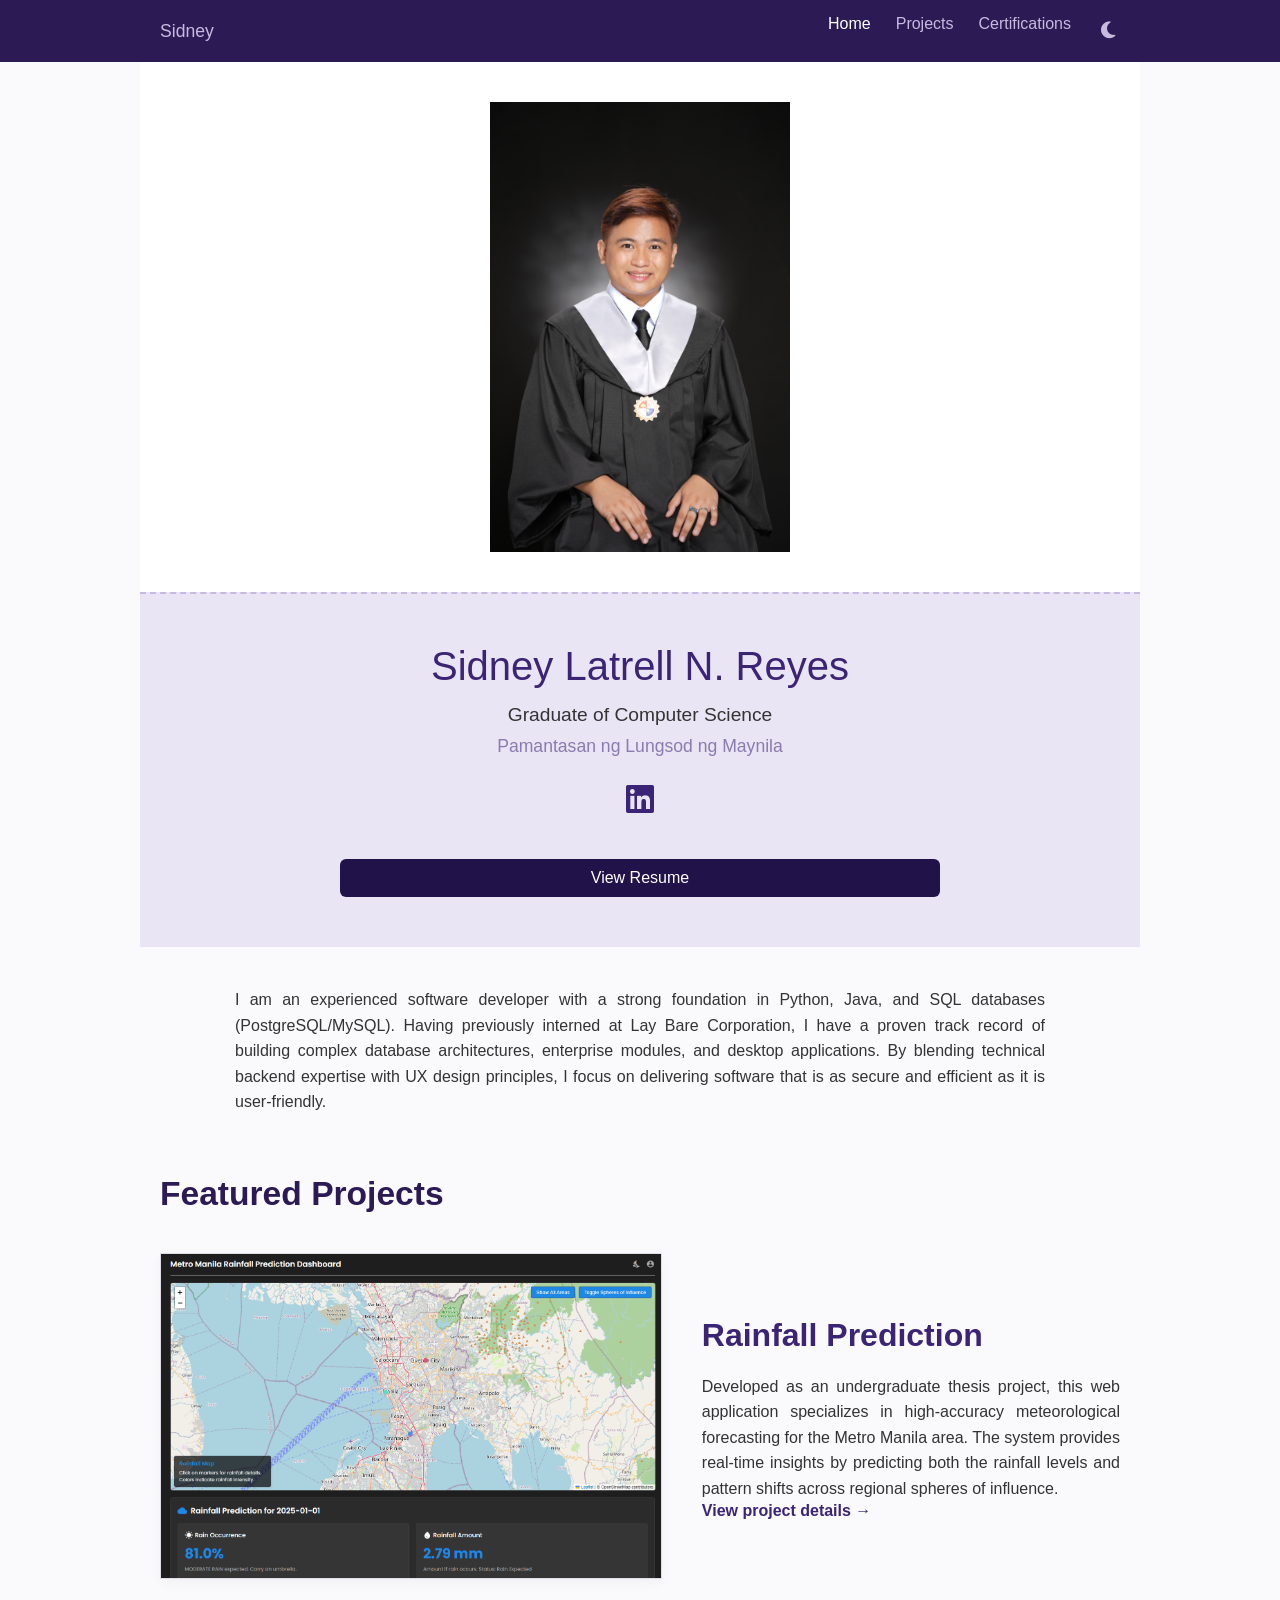
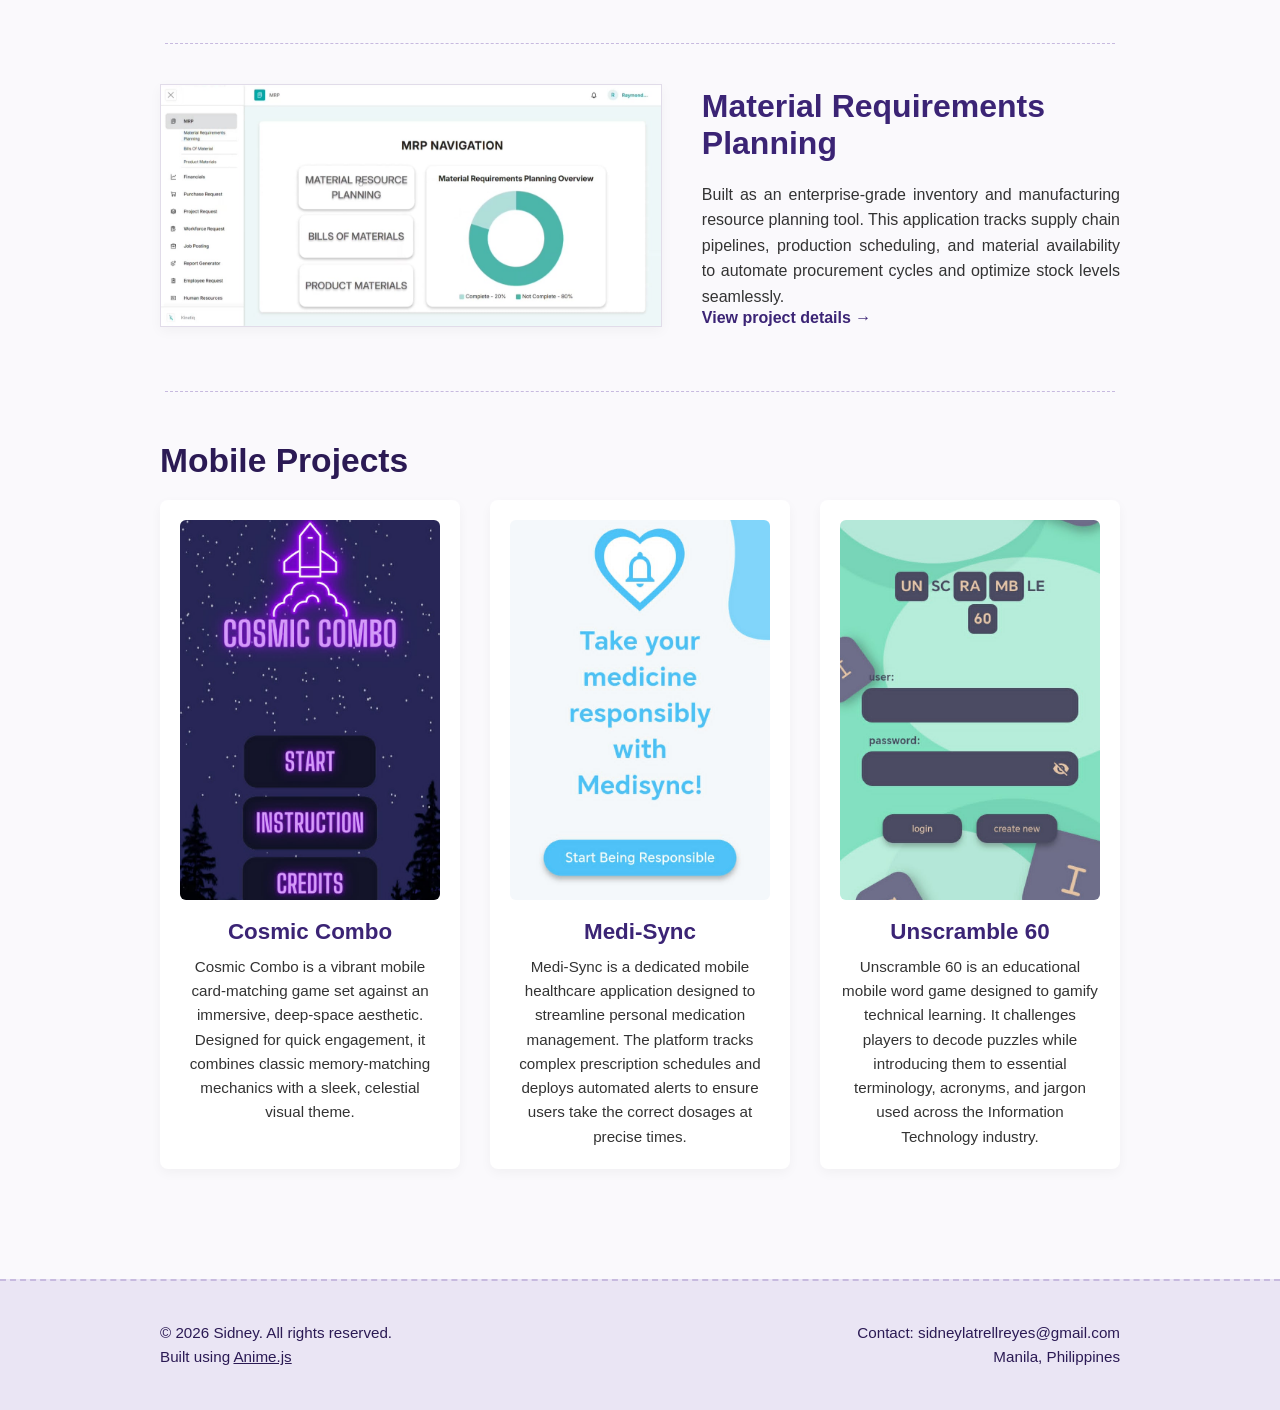
<file: index.html>
<!DOCTYPE html>
<html lang="en">
<head>
    <meta charset="UTF-8">
    <meta name="viewport" content="width=device-width, initial-scale=1.0">
    <title>Sidney - Portfolio</title>
    <link rel="stylesheet" href="style.css">
    <link rel="stylesheet" href="https://cdnjs.cloudflare.com/ajax/libs/font-awesome/6.4.0/css/all.min.css">

</head>
<body>

    <nav class="navbar">
        <div class="nav-container">
            <div class="site-name">Sidney</div>
            <ul class="nav-links">
                <li><a href="index.html" class="active">Home</a></li>
                <li><a href="projects.html">Projects</a></li>
                <li><a href="certifications.html">Certifications</a></li>
                <li>
                <button id="theme-toggle" class="theme-toggle-btn" aria-label="Toggle theme">
                    <i class="fas fa-moon"></i>
                </button>
            </li>
            </ul>
        </div>
    </nav>

    <div class="portfolio-container">

        <div class="image-section">
            <img src="assets/chosen.JPG" alt="Sidney Reyes" class="profile-img">
        </div>

        <div class="details-section">
            <h1 class="profile-name" style="color: #3b2475;">Sidney Latrell N. Reyes</h1>
            <div class="profile-title" style="color: #333333;">Graduate of Computer Science</div>
            <div class="college-name" style="color: #8a7bb0;">Pamantasan ng Lungsod ng Maynila</div>

            <div class="social-links">
                <a href="https://www.linkedin.com/in/sidney-reyes-908443317/" target="_blank" style="color: #3b2475;"><i class="fab fa-linkedin"></i></a>
            </div>

        <a href="https://drive.google.com/file/d/1HtWwaGVgnknMbJgXJE3Xa2kfeSxZcFaR/view?usp=sharing" 
           target="_blank" 
           rel="noopener noreferrer" 
           class="resume-btn" 
           style="background-color: #22124a; color: white; border-radius: 6px; padding: 10px 20px; display: inline-block; text-decoration: none; margin-top: 10px;">
           View Resume
        </a></div>

        <p class="profile-description" style="font-size: 1rem; line-height: 1.6; color: #333333;">
            I am an experienced software developer with a strong foundation in Python, Java, and SQL databases (PostgreSQL/MySQL). Having previously interned at Lay Bare Corporation, I have a proven track record of building complex database architectures, enterprise modules, and desktop applications. By blending technical backend expertise with UX design principles, I focus on delivering software that is as secure and efficient as it is user-friendly.
        </p>

        <div class="section-divider-title">
            <h2>Featured Projects</h2>
        </div>

        <div class="project-row">
            <div class="project-image-box">
                <img src="Projects/thesis1.jpg" alt="Rainfall Prediction Dashboard">
            </div>
            <div class="project-text-box">
                <h2 style="color: #3b2475; font-weight: 700;">Rainfall Prediction</h2>
                <p style="font-size: 1rem; line-height: 1.6; color: #333333;">Developed as an undergraduate thesis project, this web application specializes in high-accuracy meteorological forecasting for the Metro Manila area. The system provides real-time insights by predicting both the rainfall levels and pattern shifts across regional spheres of influence.</p>
                <a href="projects.html" style="color: #3b2475; font-weight: 600; text-decoration: none;">View project details &rarr;</a>
            </div>
        </div>

        <hr class="project-separator">

        <div class="project-row">
            <div class="project-image-box">
                <img src="Projects/mrp1.jpg" alt="Material Requirements Planning Dashboard">
            </div>
            <div class="project-text-box">
                <h2 style="color: #3b2475; font-weight: 700;">Material Requirements Planning</h2>
                <p style="font-size: 1rem; line-height: 1.6; color: #333333;">Built as an enterprise-grade inventory and manufacturing resource planning tool. This application tracks supply chain pipelines, production scheduling, and material availability to automate procurement cycles and optimize stock levels seamlessly.</p>
                <a href="projects.html" style="color: #3b2475; font-weight: 600; text-decoration: none;">View project details &rarr;</a>
            </div>
        </div>

        <hr class="project-separator">

        <div class="section-divider-title">
            <h2>Mobile Projects</h2>
        </div>

        <div class="layout-container flex-row">

            <div class="item project-card">
                <div class="card-image-box">
                    <img src="Projects/cosmic1.jpg" alt="Cosmic Combo App Screenshot">
                </div>
                <h3 style="color: #3b2475; font-weight: 700;">Cosmic Combo</h3>
                <p style="font-size: 0.95rem; line-height: 1.6; color: #333333;">Cosmic Combo is a vibrant mobile card-matching game set against an immersive, deep-space aesthetic. Designed for quick engagement, it combines classic memory-matching mechanics with a sleek, celestial visual theme.</p>
            </div>

            <div class="item project-card">
                <div class="card-image-box">
                    <img src="Projects/med1.jpg" alt="Medi-Sync App Screenshot">
                </div>
                <h3 style="color: #3b2475; font-weight: 700;">Medi-Sync</h3>
                <p style="font-size: 0.95rem; line-height: 1.6; color: #333333;">Medi-Sync is a dedicated mobile healthcare application designed to streamline personal medication management. The platform tracks complex prescription schedules and deploys automated alerts to ensure users take the correct dosages at precise times.</p>
            </div>

            <div class="item project-card">
                <div class="card-image-box">
                    <img src="Projects/unscr1.jpg" alt="Unscramble 60 App Screenshot">
                </div>
                <h3 style="color: #3b2475; font-weight: 700;">Unscramble 60</h3>
                <p style="font-size: 0.95rem; line-height: 1.6; color: #333333;">Unscramble 60 is an educational mobile word game designed to gamify technical learning. It challenges players to decode puzzles while introducing them to essential terminology, acronyms, and jargon used across the Information Technology industry.</p>
            </div>

        </div>

    </div>

    <footer class="site-footer" id="contact">
        <div class="footer-container">
            <div class="footer-left">
                &copy; 2026 Sidney. All rights reserved.<br>
                Built using <a href="https://animejs.com/" target="_blank">Anime.js</a>
            </div>
            <div class="footer-right">
                Contact: sidneylatrellreyes@gmail.com<br>
                Manila, Philippines
            </div>
        </div>
    </footer>

    <script type="module" src="script.js"></script>
</body>
</html>
</file>
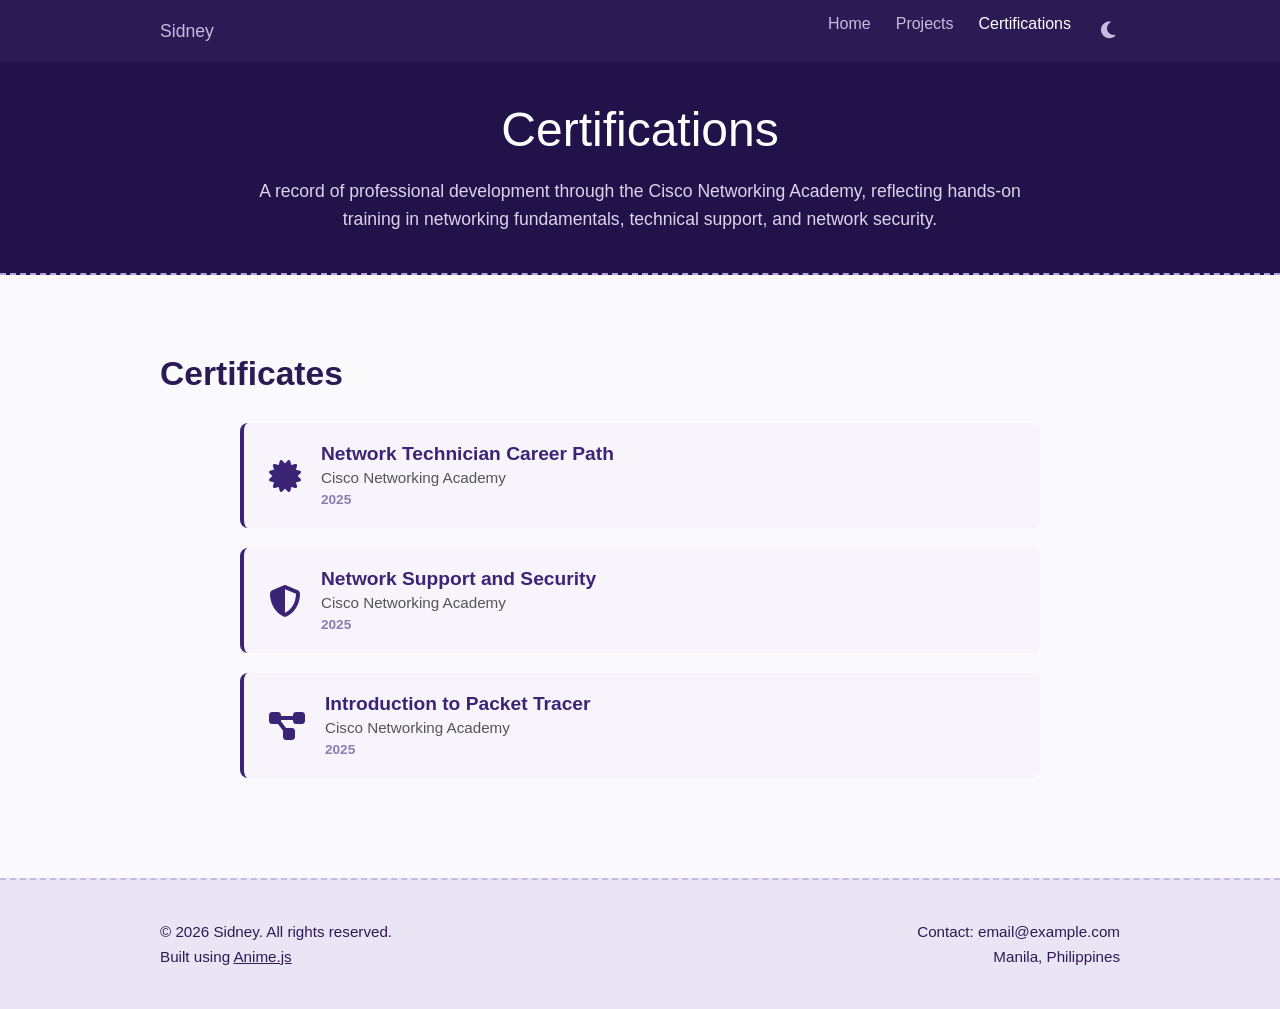
<file: certifications.html>
<!DOCTYPE html>
<html lang="en">
<head>
    <meta charset="UTF-8">
    <meta name="viewport" content="width=device-width, initial-scale=1.0">
    <title>Certifications - Sidney</title>
    <link rel="stylesheet" href="style.css">
    <link rel="stylesheet" href="https://cdnjs.cloudflare.com/ajax/libs/font-awesome/6.4.0/css/all.min.css">
</head>
<body>

    <nav class="navbar">
        <div class="nav-container">
            <div class="site-name">Sidney</div>
            <ul class="nav-links">
                <li><a href="index.html">Home</a></li>
                <li><a href="projects.html">Projects</a></li>
                <li><a href="certifications.html" class="active">Certifications</a></li>
                <li>
                <button id="theme-toggle" class="theme-toggle-btn" aria-label="Toggle theme">
                    <i class="fas fa-moon"></i>
                </button>
            </li>
            </ul>
        </div>
    </nav>

    <header class="projects-banner" style="background-color: #22124a; color: white; padding: 40px 20px; text-align: center; border-bottom: 2px dashed #b3a2d9;">
        <h1 style="font-size: 3rem; font-weight: 500; margin-bottom: 20px;">Certifications</h1>
        <p style="max-width: 800px; margin: 0 auto; font-size: 1.1rem; line-height: 1.6; color: #dcd3ee;">
            A record of professional development through the Cisco Networking Academy, reflecting hands-on training in networking fundamentals, technical support, and network security.
        </p>
    </header>

    <div class="portfolio-container">

        <div class="section-divider-title" style="margin-top: 40px;">
            <h2>Certificates</h2>
        </div>

        <section style="width: 100%; max-width: 800px; margin: 0 auto; padding: 20px 0;">

            <div class="cert-card" style="display: flex; align-items: center; gap: 20px; background-color: #f7f4fc; border-left: 4px solid #3b2475; border-radius: 8px; padding: 20px 25px; margin-bottom: 20px;">
                <i class="fa-solid fa-certificate" style="font-size: 2rem; color: #3b2475;"></i>
                <div>
                    <h3 style="font-size: 1.2rem; color: #3b2475; font-weight: 700; margin-bottom: 4px;">Network Technician Career Path</h3>
                    <p style="font-size: 0.95rem; color: #555555; margin-bottom: 4px;">Cisco Networking Academy</p>
                    <span style="font-size: 0.85rem; color: #8a7bb0; font-weight: 600;">2025</span>
                </div>
            </div>

            <div class="cert-card" style="display: flex; align-items: center; gap: 20px; background-color: #f7f4fc; border-left: 4px solid #3b2475; border-radius: 8px; padding: 20px 25px; margin-bottom: 20px;">
                <i class="fa-solid fa-shield-halved" style="font-size: 2rem; color: #3b2475;"></i>
                <div>
                    <h3 style="font-size: 1.2rem; color: #3b2475; font-weight: 700; margin-bottom: 4px;">Network Support and Security</h3>
                    <p style="font-size: 0.95rem; color: #555555; margin-bottom: 4px;">Cisco Networking Academy</p>
                    <span style="font-size: 0.85rem; color: #8a7bb0; font-weight: 600;">2025</span>
                </div>
            </div>

            <div class="cert-card" style="display: flex; align-items: center; gap: 20px; background-color: #f7f4fc; border-left: 4px solid #3b2475; border-radius: 8px; padding: 20px 25px; margin-bottom: 20px;">
                <i class="fa-solid fa-diagram-project" style="font-size: 2rem; color: #3b2475;"></i>
                <div>
                    <h3 style="font-size: 1.2rem; color: #3b2475; font-weight: 700; margin-bottom: 4px;">Introduction to Packet Tracer</h3>
                    <p style="font-size: 0.95rem; color: #555555; margin-bottom: 4px;">Cisco Networking Academy</p>
                    <span style="font-size: 0.85rem; color: #8a7bb0; font-weight: 600;">2025</span>
                </div>
            </div>

        </section>

    </div>

    <footer class="site-footer" id="contact">
        <div class="footer-container">
            <div class="footer-left">
                &copy; 2026 Sidney. All rights reserved.<br>
                Built using <a href="https://animejs.com/" target="_blank">Anime.js</a>
            </div>
            <div class="footer-right">
                Contact: email@example.com<br>
                Manila, Philippines
            </div>
        </div>
    </footer>

    <script type="module" src="script.js"></script>
</body>
</html>
</file>
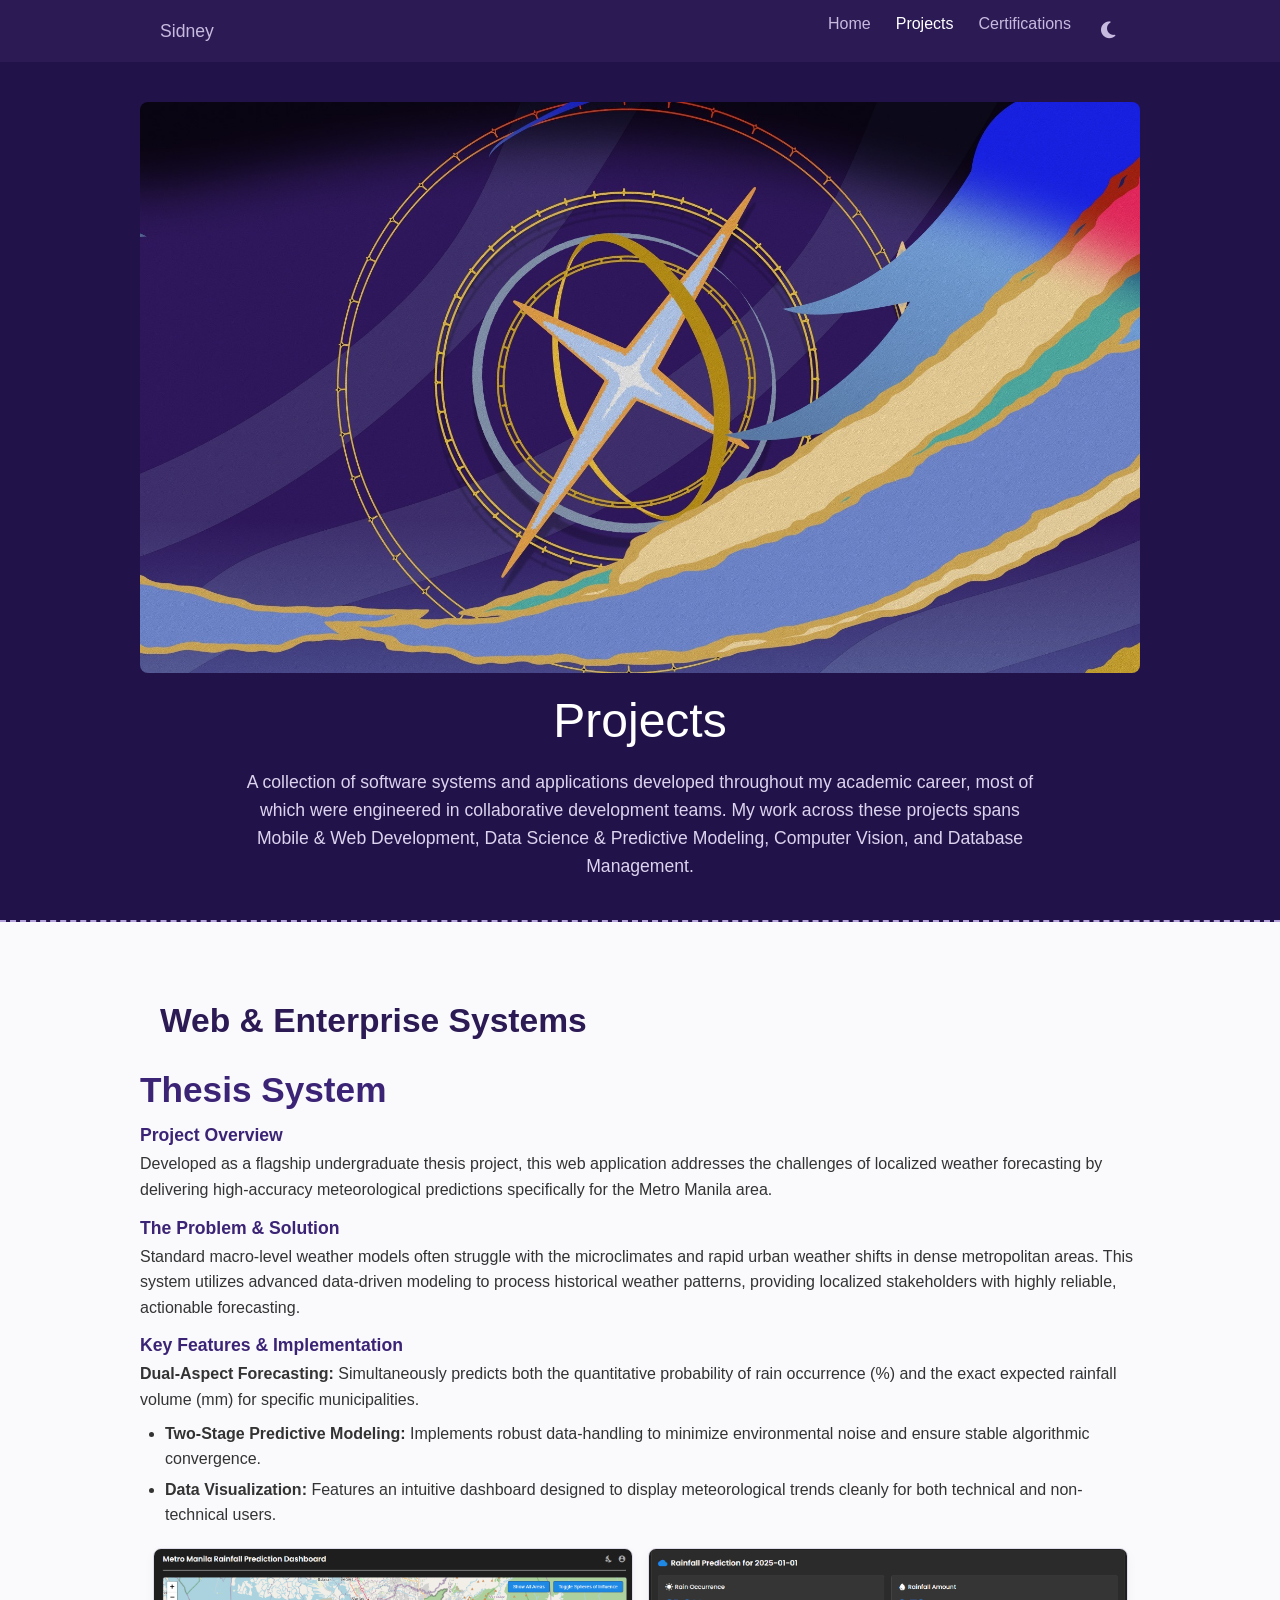
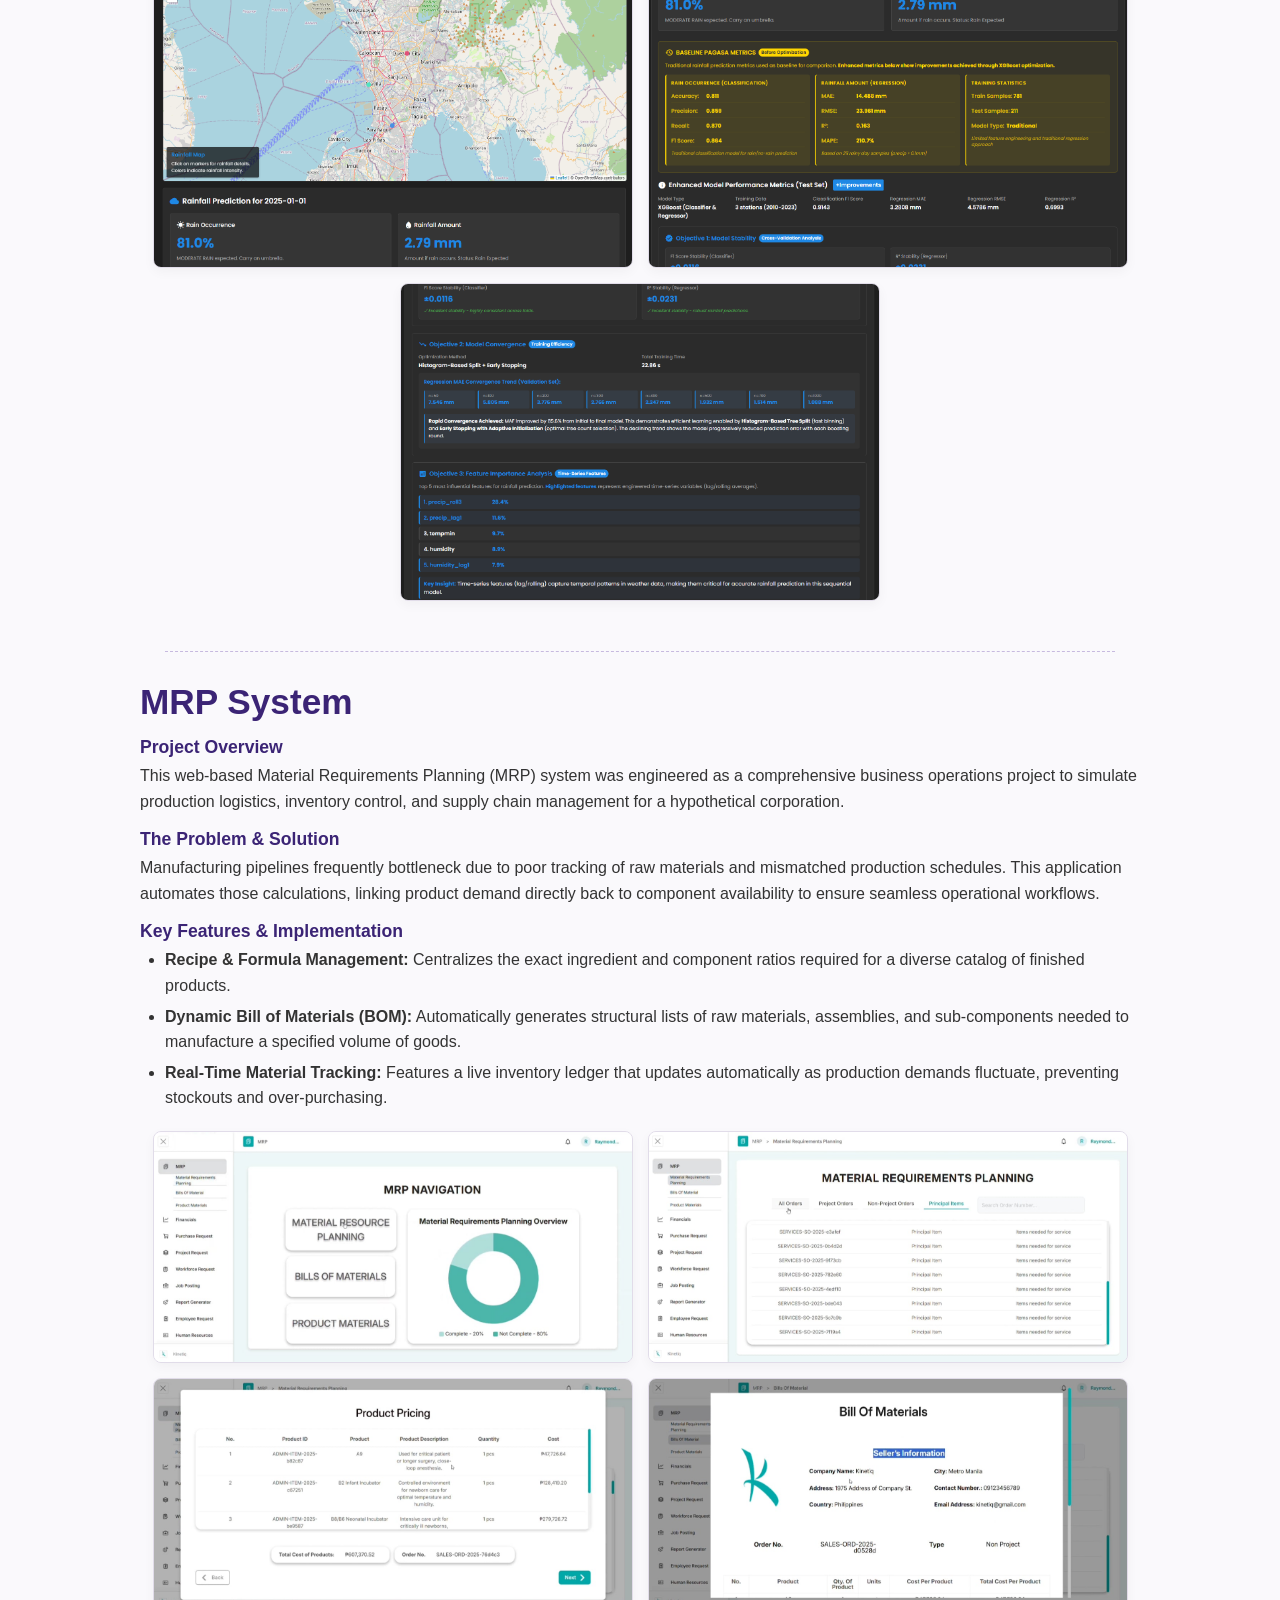
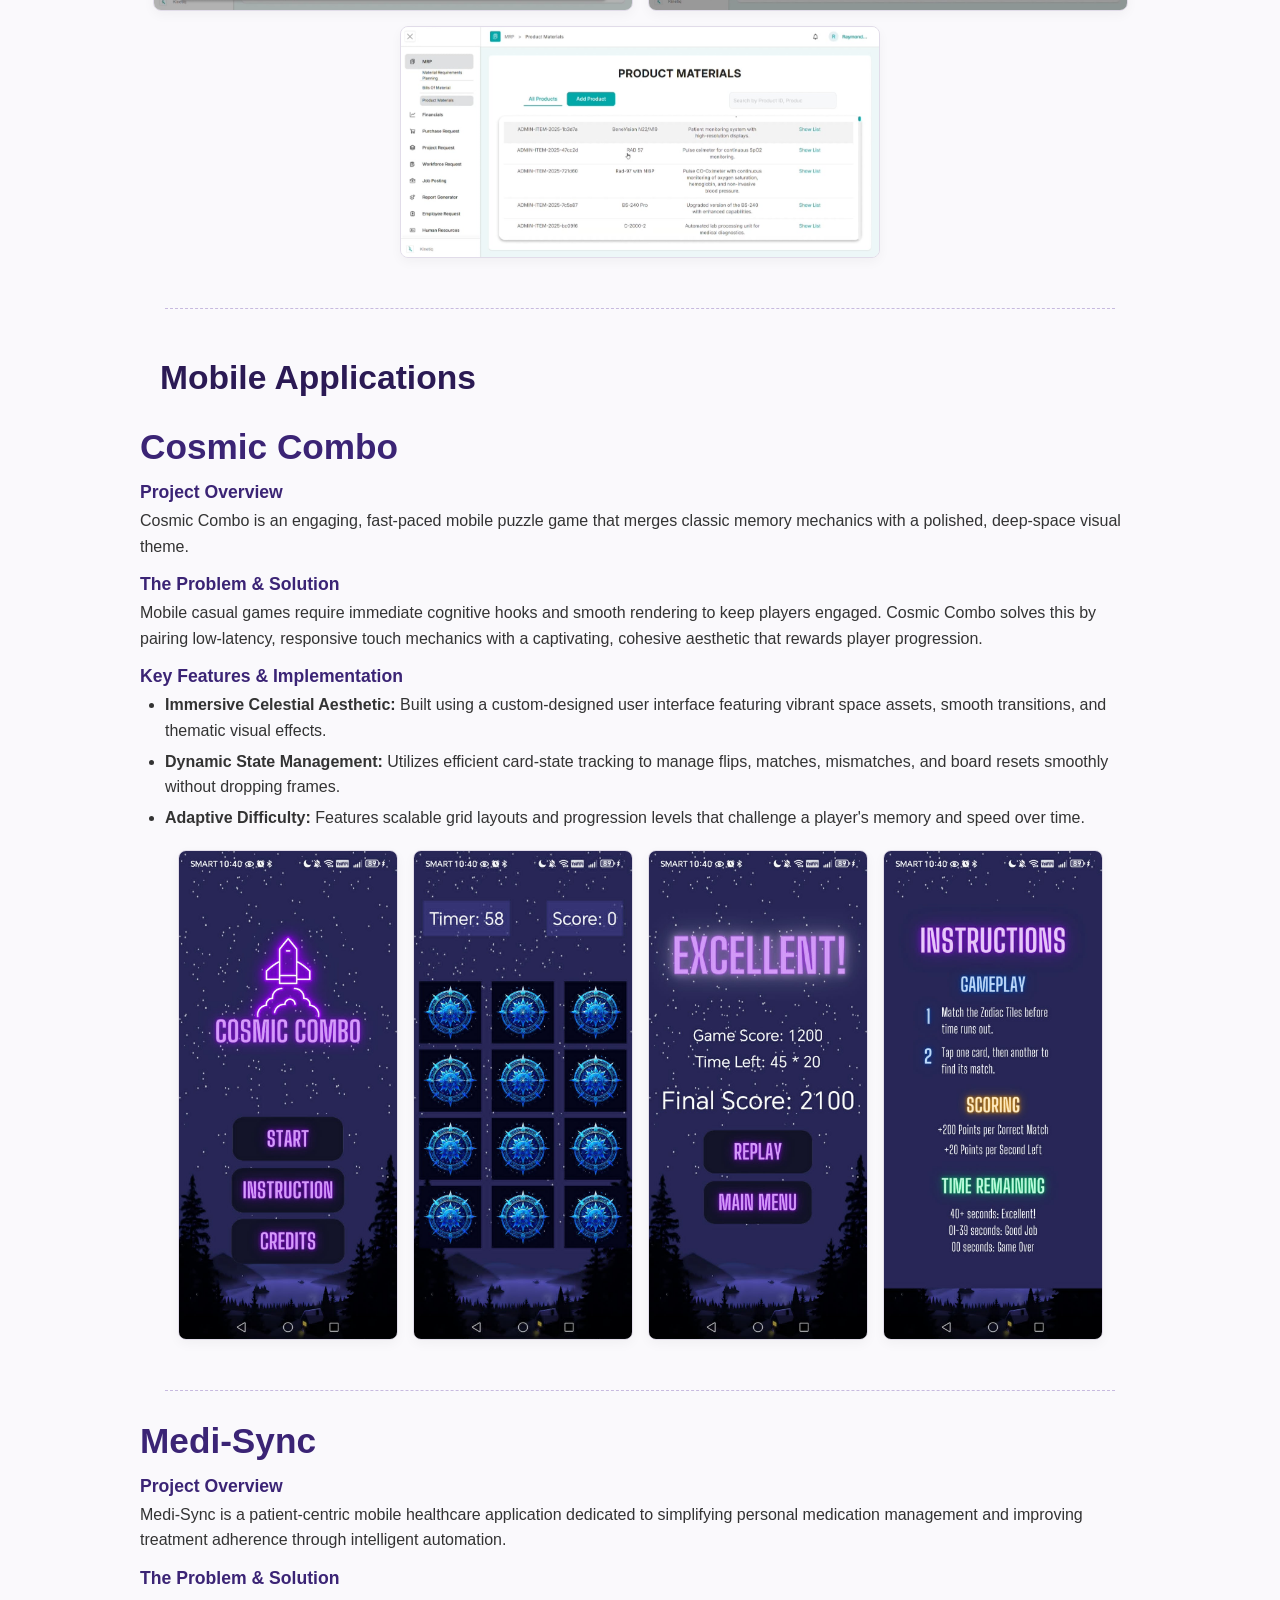
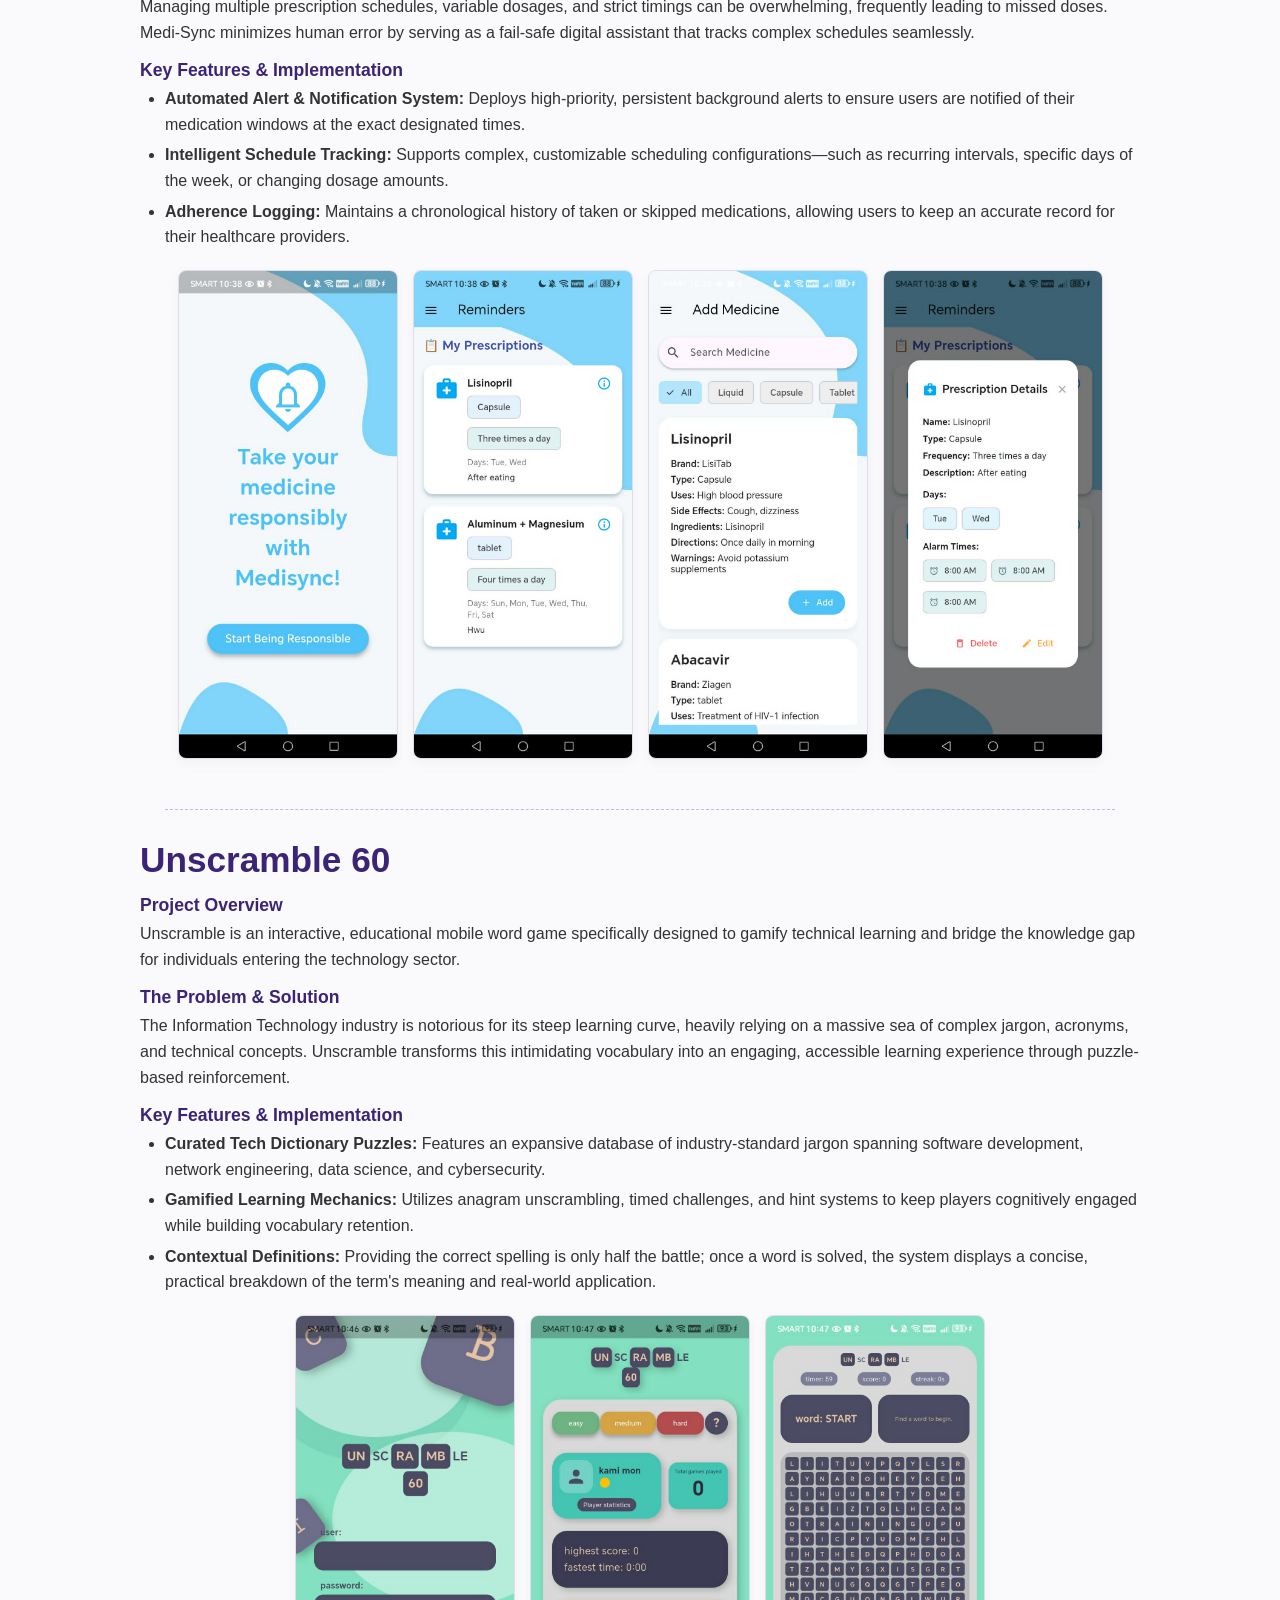
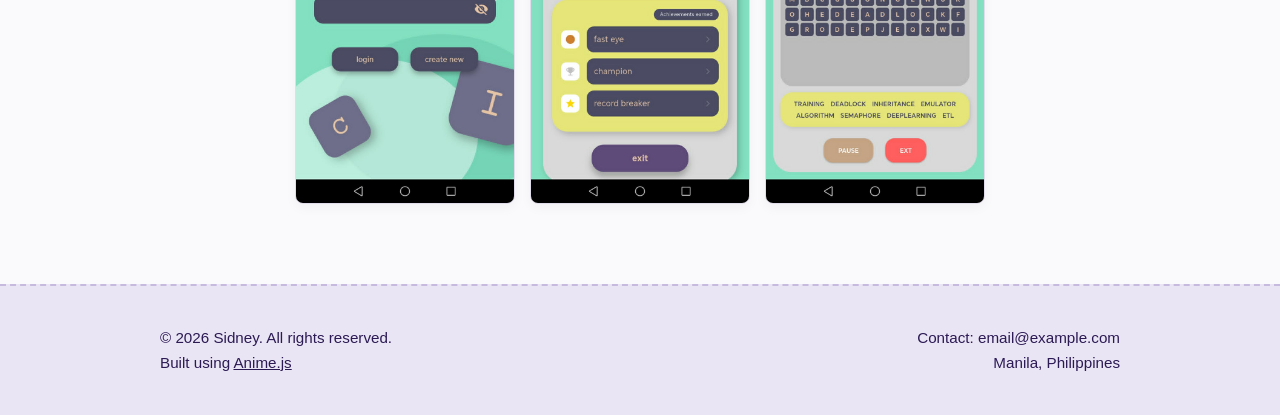
<file: projects.html>
<!DOCTYPE html>
<html lang="en">
<head>
    <meta charset="UTF-8">
    <meta name="viewport" content="width=device-width, initial-scale=1.0">
    <title>Projects - Sidney</title>
    <link rel="stylesheet" href="style.css">
    <link rel="stylesheet" href="https://cdnjs.cloudflare.com/ajax/libs/font-awesome/6.4.0/css/all.min.css">
</head>
<body>

    <nav class="navbar">
        <div class="nav-container">
            <div class="site-name">Sidney</div>
            <ul class="nav-links">
                <li><a href="index.html">Home</a></li>
                <li><a href="projects.html" class="active">Projects</a></li>
                <li><a href="certifications.html">Certifications</a></li>
                <li>
                <button id="theme-toggle" class="theme-toggle-btn" aria-label="Toggle theme">
                    <i class="fas fa-moon"></i>
                </button>
            </li>
            </ul>
        </div>
    </nav>

    <header class="projects-banner" style="background-color: #22124a; color: white; padding: 40px 20px; text-align: center; border-bottom: 2px dashed #b3a2d9;">
        <div style="max-width: 1000px; margin: 0 auto 20px auto; overflow: hidden; border-radius: 8px;">
            <img src="Projects/banner.jpg" alt="Projects Overview Banner" style="width: 100%; height: auto; display: block; object-fit: cover;">
        </div>
        <h1 style="font-size: 3rem; font-weight: 500; margin-bottom: 20px;">Projects</h1>
        <p style="max-width: 800px; margin: 0 auto; font-size: 1.1rem; line-height: 1.6; color: #dcd3ee;">
            A collection of software systems and applications developed throughout my academic career, most of which were engineered in collaborative development teams. My work across these projects spans Mobile & Web Development, Data Science & Predictive Modeling, Computer Vision, and Database Management.
        </p>
    </header>

    <div class="portfolio-container">

        <div class="section-divider-title" style="margin-top: 40px;">
            <h2>Web & Enterprise Systems</h2>
        </div>

        <section class="project-detail-section" style="width: 100%; max-width: 1000px; padding: 20px 0;">
            <h1 style="font-size: 2.2rem; color: #3b2475; font-weight: bold; margin-bottom: 15px;">Thesis System</h1>

            <div style="margin-bottom: 15px;">
                <h3 style="font-size: 1.1rem; color: #3b2475; font-weight: 600; margin-bottom: 5px;">Project Overview</h3>
                <p style="font-size: 1rem; line-height: 1.6; color: #333333;">
                    Developed as a flagship undergraduate thesis project, this web application addresses the challenges of localized weather forecasting by delivering high-accuracy meteorological predictions specifically for the Metro Manila area.
                </p>
            </div>

            <div style="margin-bottom: 15px;">
                <h3 style="font-size: 1.1rem; color: #3b2475; font-weight: 600; margin-bottom: 5px;">The Problem & Solution</h3>
                <p style="font-size: 1rem; line-height: 1.6; color: #333333;">
                    Standard macro-level weather models often struggle with the microclimates and rapid urban weather shifts in dense metropolitan areas. This system utilizes advanced data-driven modeling to process historical weather patterns, providing localized stakeholders with highly reliable, actionable forecasting.
                </p>
            </div>

            <div style="margin-bottom: 20px;">
                <h3 style="font-size: 1.1rem; color: #3b2475; font-weight: 600; margin-bottom: 5px;">Key Features & Implementation</h3>
                <p style="font-size: 1rem; line-height: 1.6; color: #333333; margin-bottom: 8px;">
                    <strong>Dual-Aspect Forecasting:</strong> Simultaneously predicts both the quantitative probability of rain occurrence (%) and the exact expected rainfall volume (mm) for specific municipalities.
                </p>
                <ul style="list-style-type: disc; margin-left: 25px; font-size: 1rem; line-height: 1.6; color: #333333;">
                    <li style="margin-bottom: 5px;"><strong>Two-Stage Predictive Modeling:</strong> Implements robust data-handling to minimize environmental noise and ensure stable algorithmic convergence.</li>
                    <li><strong>Data Visualization:</strong> Features an intuitive dashboard designed to display meteorological trends cleanly for both technical and non-technical users.</li>
                </ul>
            </div>

            <div class="project-image-box" style="display: flex; flex-wrap: wrap; gap: 15px; justify-content: center;">
                <img src="Projects/thesis1.jpg" alt="Metro Manila Rainfall Prediction Dashboard - Map View" style="max-width: 480px; width: 100%; border-radius: 8px;">
                <img src="Projects/thesis2.jpg" alt="Rainfall Prediction Results and Model Performance Metrics" style="max-width: 480px; width: 100%; border-radius: 8px;">
                <img src="Projects/thesis3.jpg" alt="Rainfall Forecast Data Table and Classification Details" style="max-width: 480px; width: 100%; border-radius: 8px;">
            </div>
        </section>

        <hr class="project-separator">

        <section class="project-detail-section" style="width: 100%; max-width: 1000px; padding: 20px 0;">
            <h1 style="font-size: 2.2rem; color: #3b2475; font-weight: bold; margin-bottom: 15px;">MRP System</h1>

            <div style="margin-bottom: 15px;">
                <h3 style="font-size: 1.1rem; color: #3b2475; font-weight: 600; margin-bottom: 5px;">Project Overview</h3>
                <p style="font-size: 1rem; line-height: 1.6; color: #333333;">
                    This web-based Material Requirements Planning (MRP) system was engineered as a comprehensive business operations project to simulate production logistics, inventory control, and supply chain management for a hypothetical corporation.
                </p>
            </div>

            <div style="margin-bottom: 15px;">
                <h3 style="font-size: 1.1rem; color: #3b2475; font-weight: 600; margin-bottom: 5px;">The Problem & Solution</h3>
                <p style="font-size: 1rem; line-height: 1.6; color: #333333;">
                    Manufacturing pipelines frequently bottleneck due to poor tracking of raw materials and mismatched production schedules. This application automates those calculations, linking product demand directly back to component availability to ensure seamless operational workflows.
                </p>
            </div>

            <div style="margin-bottom: 20px;">
                <h3 style="font-size: 1.1rem; color: #3b2475; font-weight: 600; margin-bottom: 5px;">Key Features & Implementation</h3>
                <ul style="list-style-type: disc; margin-left: 25px; font-size: 1rem; line-height: 1.6; color: #333333;">
                    <li style="margin-bottom: 5px;"><strong>Recipe & Formula Management:</strong> Centralizes the exact ingredient and component ratios required for a diverse catalog of finished products.</li>
                    <li style="margin-bottom: 5px;"><strong>Dynamic Bill of Materials (BOM):</strong> Automatically generates structural lists of raw materials, assemblies, and sub-components needed to manufacture a specified volume of goods.</li>
                    <li><strong>Real-Time Material Tracking:</strong> Features a live inventory ledger that updates automatically as production demands fluctuate, preventing stockouts and over-purchasing.</li>
                </ul>
            </div>

            <div class="project-image-box" style="display: flex; flex-wrap: wrap; gap: 15px; justify-content: center;">
                <img src="Projects/mrp1.jpg" alt="MRP Navigation and Material Requirements Planning Overview" style="max-width: 480px; width: 100%; border-radius: 8px;">
                <img src="Projects/mrp2.jpg" alt="Material Requirements Planning Table" style="max-width: 480px; width: 100%; border-radius: 8px;">
                <img src="Projects/mrp3.jpg" alt="Product Pricing Dashboard" style="max-width: 480px; width: 100%; border-radius: 8px;">
                <img src="Projects/mrp4.jpg" alt="Bill of Materials Document" style="max-width: 480px; width: 100%; border-radius: 8px;">
                <img src="Projects/mrp5.jpg" alt="Product Materials List" style="max-width: 480px; width: 100%; border-radius: 8px;">
            </div>
        </section>

        <hr class="project-separator">

        <div class="section-divider-title">
            <h2>Mobile Applications</h2>
        </div>

        <section class="project-detail-section" style="width: 100%; max-width: 1000px; padding: 20px 0;">
            <h1 style="font-size: 2.2rem; color: #3b2475; font-weight: bold; margin-bottom: 15px;">Cosmic Combo</h1>

            <div style="margin-bottom: 15px;">
                <h3 style="font-size: 1.1rem; color: #3b2475; font-weight: 600; margin-bottom: 5px;">Project Overview</h3>
                <p style="font-size: 1rem; line-height: 1.6; color: #333333;">
                    Cosmic Combo is an engaging, fast-paced mobile puzzle game that merges classic memory mechanics with a polished, deep-space visual theme.
                </p>
            </div>

            <div style="margin-bottom: 15px;">
                <h3 style="font-size: 1.1rem; color: #3b2475; font-weight: 600; margin-bottom: 5px;">The Problem & Solution</h3>
                <p style="font-size: 1rem; line-height: 1.6; color: #333333;">
                    Mobile casual games require immediate cognitive hooks and smooth rendering to keep players engaged. Cosmic Combo solves this by pairing low-latency, responsive touch mechanics with a captivating, cohesive aesthetic that rewards player progression.
                </p>
            </div>

            <div style="margin-bottom: 20px;">
                <h3 style="font-size: 1.1rem; color: #3b2475; font-weight: 600; margin-bottom: 5px;">Key Features & Implementation</h3>
                <ul style="list-style-type: disc; margin-left: 25px; font-size: 1rem; line-height: 1.6; color: #333333;">
                    <li style="margin-bottom: 5px;"><strong>Immersive Celestial Aesthetic:</strong> Built using a custom-designed user interface featuring vibrant space assets, smooth transitions, and thematic visual effects.</li>
                    <li style="margin-bottom: 5px;"><strong>Dynamic State Management:</strong> Utilizes efficient card-state tracking to manage flips, matches, mismatches, and board resets smoothly without dropping frames.</li>
                    <li><strong>Adaptive Difficulty:</strong> Features scalable grid layouts and progression levels that challenge a player's memory and speed over time.</li>
                </ul>
            </div>

            <div class="project-image-box" style="display: flex; flex-wrap: wrap; gap: 15px; justify-content: center;">
                <img src="Projects/cosmic1.jpg" alt="Cosmic Combo Start Menu" style="max-width: 220px; width: 100%; border-radius: 8px;">
                <img src="Projects/cosmic2.jpg" alt="Cosmic Combo Gameplay Board" style="max-width: 220px; width: 100%; border-radius: 8px;">
                <img src="Projects/cosmic3.jpg" alt="Cosmic Combo Results Screen" style="max-width: 220px; width: 100%; border-radius: 8px;">
                <img src="Projects/cosmic4.jpg" alt="Cosmic Combo Instructions Screen" style="max-width: 220px; width: 100%; border-radius: 8px;">
            </div>
        </section>

        <hr class="project-separator">

        <section class="project-detail-section" style="width: 100%; max-width: 1000px; padding: 20px 0;">
            <h1 style="font-size: 2.2rem; color: #3b2475; font-weight: bold; margin-bottom: 15px;">Medi-Sync</h1>

            <div style="margin-bottom: 15px;">
                <h3 style="font-size: 1.1rem; color: #3b2475; font-weight: 600; margin-bottom: 5px;">Project Overview</h3>
                <p style="font-size: 1rem; line-height: 1.6; color: #333333;">
                    Medi-Sync is a patient-centric mobile healthcare application dedicated to simplifying personal medication management and improving treatment adherence through intelligent automation.
                </p>
            </div>

            <div style="margin-bottom: 15px;">
                <h3 style="font-size: 1.1rem; color: #3b2475; font-weight: 600; margin-bottom: 5px;">The Problem & Solution</h3>
                <p style="font-size: 1rem; line-height: 1.6; color: #333333;">
                    Managing multiple prescription schedules, variable dosages, and strict timings can be overwhelming, frequently leading to missed doses. Medi-Sync minimizes human error by serving as a fail-safe digital assistant that tracks complex schedules seamlessly.
                </p>
            </div>

            <div style="margin-bottom: 20px;">
                <h3 style="font-size: 1.1rem; color: #3b2475; font-weight: 600; margin-bottom: 5px;">Key Features & Implementation</h3>
                <ul style="list-style-type: disc; margin-left: 25px; font-size: 1rem; line-height: 1.6; color: #333333;">
                    <li style="margin-bottom: 5px;"><strong>Automated Alert & Notification System:</strong> Deploys high-priority, persistent background alerts to ensure users are notified of their medication windows at the exact designated times.</li>
                    <li style="margin-bottom: 5px;"><strong>Intelligent Schedule Tracking:</strong> Supports complex, customizable scheduling configurations—such as recurring intervals, specific days of the week, or changing dosage amounts.</li>
                    <li><strong>Adherence Logging:</strong> Maintains a chronological history of taken or skipped medications, allowing users to keep an accurate record for their healthcare providers.</li>
                </ul>
            </div>

            <div class="project-image-box" style="display: flex; flex-wrap: wrap; gap: 15px; justify-content: center;">
                <img src="Projects/med1.jpg" alt="Medi-Sync Welcome Screen" style="max-width: 220px; width: 100%; border-radius: 8px;">
                <img src="Projects/med2.jpg" alt="Medi-Sync Prescription Reminders List" style="max-width: 220px; width: 100%; border-radius: 8px;">
                <img src="Projects/med3.jpg" alt="Medi-Sync Add Medicine Screen" style="max-width: 220px; width: 100%; border-radius: 8px;">
                <img src="Projects/med4.jpg" alt="Medi-Sync Prescription Details View" style="max-width: 220px; width: 100%; border-radius: 8px;">
            </div>
        </section>

        <hr class="project-separator">

        <section class="project-detail-section" style="width: 100%; max-width: 1000px; padding: 20px 0;">
            <h1 style="font-size: 2.2rem; color: #3b2475; font-weight: bold; margin-bottom: 15px;">Unscramble 60</h1>

            <div style="margin-bottom: 15px;">
                <h3 style="font-size: 1.1rem; color: #3b2475; font-weight: 600; margin-bottom: 5px;">Project Overview</h3>
                <p style="font-size: 1rem; line-height: 1.6; color: #333333;">
                    Unscramble is an interactive, educational mobile word game specifically designed to gamify technical learning and bridge the knowledge gap for individuals entering the technology sector.
                </p>
            </div>

            <div style="margin-bottom: 15px;">
                <h3 style="font-size: 1.1rem; color: #3b2475; font-weight: 600; margin-bottom: 5px;">The Problem & Solution</h3>
                <p style="font-size: 1rem; line-height: 1.6; color: #333333;">
                    The Information Technology industry is notorious for its steep learning curve, heavily relying on a massive sea of complex jargon, acronyms, and technical concepts. Unscramble transforms this intimidating vocabulary into an engaging, accessible learning experience through puzzle-based reinforcement.
                </p>
            </div>

            <div style="margin-bottom: 20px;">
                <h3 style="font-size: 1.1rem; color: #3b2475; font-weight: 600; margin-bottom: 5px;">Key Features & Implementation</h3>
                <ul style="list-style-type: disc; margin-left: 25px; font-size: 1rem; line-height: 1.6; color: #333333;">
                    <li style="margin-bottom: 5px;"><strong>Curated Tech Dictionary Puzzles:</strong> Features an expansive database of industry-standard jargon spanning software development, network engineering, data science, and cybersecurity.</li>
                    <li style="margin-bottom: 5px;"><strong>Gamified Learning Mechanics:</strong> Utilizes anagram unscrambling, timed challenges, and hint systems to keep players cognitively engaged while building vocabulary retention.</li>
                    <li><strong>Contextual Definitions:</strong> Providing the correct spelling is only half the battle; once a word is solved, the system displays a concise, practical breakdown of the term's meaning and real-world application.</li>
                </ul>
            </div>

            <div class="project-image-box" style="display: flex; flex-wrap: wrap; gap: 15px; justify-content: center;">
                <img src="Projects/unscr1.jpg" alt="Unscramble 60 Login Screen" style="max-width: 220px; width: 100%; border-radius: 8px;">
                <img src="Projects/unscr2.jpg" alt="Unscramble 60 Category Selection Screen" style="max-width: 220px; width: 100%; border-radius: 8px;">
                <img src="Projects/unscr3.jpg" alt="Unscramble 60 Gameplay Grid" style="max-width: 220px; width: 100%; border-radius: 8px;">
            </div>
        </section>

    </div>

    <footer class="site-footer" id="contact">
        <div class="footer-container">
            <div class="footer-left">
                &copy; 2026 Sidney. All rights reserved.<br>
                Built using <a href="https://animejs.com/" target="_blank">Anime.js</a>
            </div>
            <div class="footer-right">
                Contact: email@example.com<br>
                Manila, Philippines
            </div>
        </div>
    </footer>

    <script type="module" src="script.js"></script>
</body>
</html>
</file>
<file: style.css>
/* ==========================================================================
   1. Core Base Styles & Navigation
   ========================================================================== */
* {
    margin: 0;
    padding: 0;
    box-sizing: border-box;
    font-family: 'Segoe UI', Tahoma, Geneva, Verdana, sans-serif;
}

body {
    background-color: #faf9fc; /* Soft neutral tinted off-white background */
}

.navbar {
    background-color: #2b1a54; /* Deep slate purple */
    color: white;
    padding: 15px 0;
}

.nav-container {
    max-width: 1000px;
    margin: 0 auto;
    display: flex;
    justify-content: space-between;
    align-items: center;
    padding: 0 20px;
}

.site-name {
    font-size: 1.1rem;
    color: #c7badf;
}

.nav-links {
    list-style: none;
    display: flex;
    gap: 25px;
}

.nav-links a {
    color: #c7badf;
    text-decoration: none;
    font-weight: 500;
    transition: color 0.3s;
}

.nav-links a.active, .nav-links a:hover {
    color: #ffffff;
}

/* ==========================================================================
   2. Profile & Details Header Sections
   ========================================================================== */
.portfolio-container {
    max-width: 1000px;
    margin: 0 auto;
    display: flex;
    flex-direction: column;
    align-items: center;
}

.image-section {
    width: 100%;
    display: flex;
    justify-content: center;
    background-color: #ffffff;
    padding: 40px 0;
}

.profile-img {
    max-width: 100%;
    height: auto;
    max-height: 450px;
    object-fit: cover;
}

.details-section {
    width: 100%;
    background-color: #eae5f4; /* Reconfigured professional light-lavender tint */
    padding: 50px 20px;
    text-align: center;
    color: #2b1a54;
    border-top: 2px dashed #c7badf;
}

.profile-name {
    font-size: 2.5rem;
    font-weight: 500;
    margin-bottom: 15px;
    display: inline-block; /* Essential for Anime.js letter splitting calculations */
}

.profile-title {
    font-size: 1.2rem;
    margin-bottom: 10px;
    color: #170d33;
}

.college-name {
    font-size: 1.1rem;
    margin-bottom: 25px;
}

.social-links {
    margin-bottom: 30px;
}

.social-links a {
    color: #4a3675;
    font-size: 2rem;
    transition: color 0.3s;
}

.social-links a:hover {
    color: #2b1a54;
}

.resume-btn {
    display: inline-block;
    background-color: #523b8a;
    color: white;
    text-decoration: none;
    padding: 12px 0;
    width: 100%;
    max-width: 600px;
    font-size: 1rem;
    border-radius: 4px;
    font-weight: 500;
    transition: background-color 0.3s;
    border: none;
    cursor: pointer;
    text-align: center;
}

.resume-btn:hover {
    background-color: #3f2c6b;
}

/* Centralized Description Styling */
.profile-description {
    font-size: 1.1rem;
    line-height: 1.7;
    color: #333333;
    text-align: justify; /* Perfectly justified alignment requirement */
    max-width: 850px;
    margin: 40px auto 20px auto;
    padding: 0 20px;
}

/* ==========================================================================
   3. Featured Large Projects Row Layout
   ========================================================================== */
.section-divider-title {
    width: 100%;
    max-width: 1000px;
    padding: 40px 20px 10px 20px;
    font-size: 1.4rem;
    color: #2b1a54;
    text-align: left;
    font-weight: 600;
}

.project-row {
    display: flex;
    max-width: 1000px;
    width: 100%;
    padding: 30px 20px;
    gap: 40px;
    align-items: center;
}

.project-image-box {
    flex: 1.2;
}

.project-image-box img {
    width: 100%;
    height: auto;
    border: 1px solid #e1dce9;
    box-shadow: 0 4px 12px rgba(0,0,0,0.04);
}

.project-text-box {
    flex: 1;
    color: #333333;
}

.project-text-box h2 {
    color: #2b1a54;
    font-size: 2rem;
    margin-bottom: 20px;
    font-weight: 500;
}

.project-text-box p {
    font-size: 1.05rem;
    line-height: 1.6;
    text-align: justify;
}

.project-separator {
    width: 95%;
    border: none;
    border-top: 1px dashed #c7badf;
    margin: 30px 0 10px 0;
}

/* ==========================================================================
   4. Control Interface Panel Styling
   ========================================================================== */
.controls {
    width: 100%;
    max-width: 1000px;
    padding: 10px 20px 20px 20px;
    text-align: left;
}

.controls button {
    background-color: #2b1a54;
    color: white;
    border: none;
    padding: 10px 20px;
    font-size: 0.95rem;
    border-radius: 4px;
    cursor: pointer;
    font-weight: 500;
    transition: background-color 0.2s;
}

.controls button:hover {
    background-color: #4a3675;
}

/* ==========================================================================
   5. Dynamic Morphing Layout Architecture (Anime.js FLIP Contexts)
   ========================================================================== */
.layout-container {
    position: relative !important;
    width: 100%;
    max-width: 1000px;
    margin: 0 auto;
    padding: 10px 20px 50px 20px;
    transition: none !important; /* Prevents native transitions from fighting Anime.js */
}

/* Base structural assignments for items inside the container */
.layout-container .item {
    background: #ffffff;
    border-radius: 8px;
    padding: 20px;
    box-shadow: 0 4px 12px rgba(0, 0, 0, 0.04);
    display: flex;
    flex-direction: column;
    align-items: center;
    text-align: center;
    width: 100%;
}

.layout-container .card-image-box {
    width: 100%;
    margin-bottom: 15px;
}

.layout-container .card-image-box img {
    width: 100%;
    height: auto;
    max-height: 380px;
    object-fit: cover;
    border-radius: 6px;
}

.layout-container h3 {
    color: #2b1a54;
    font-size: 1.4rem;
    margin-bottom: 10px;
    font-weight: 500;
}

.layout-container p {
    font-size: 0.95rem;
    line-height: 1.5;
    color: #444444;
}

/* --- STATE CLASS DEFINITIONS (Updated Dynamically via JS) --- */

/* Horizontal Row Settings (3 Columns Side-by-Side) */
.layout-container.flex-row,
.layout-container.flex-col,
.layout-container.grid-2 {
    display: grid !important;
    grid-template-columns: repeat(3, 1fr) !important;
    gap: 30px !important;
}

/* Stacker settings (1 Column List Layout View) */
.layout-container.grid-1 {
    display: grid !important;
    grid-template-columns: 1fr !important;
    gap: 30px !important;
    max-width: 650px !important;
}

/* Clean minimization handling state */
.layout-container.none .item {
    transform: scale(0);
    opacity: 0;
}

/* Reverse ordering setup mapping class */
.layout-container.flex-row-reverse {
    display: grid !important;
    grid-template-columns: repeat(3, 1fr) !important;
    gap: 30px !important;
}

/* ==========================================================================
   6. Footer & Media Query Clean Breakdowns
   ========================================================================== */
.site-footer {
    background-color: #eae5f4; 
    border-top: 2px dashed #c7badf;
    padding: 40px 0;
    margin-top: 60px;
    color: #2b1a54;
}

.footer-container {
    max-width: 1000px;
    margin: 0 auto;
    display: flex;
    justify-content: space-between;
    padding: 0 20px;
    font-size: 0.95rem;
    line-height: 1.6;
}

.footer-left a {
    color: #2b1a54;
    text-decoration: underline;
}

.footer-right {
    text-align: right;
}

@media (max-width: 768px) {
    .project-row {
        flex-direction: column;
        text-align: center;
    }
    .project-text-box p {
        text-align: center;
    }
    
    .layout-container.flex-row,
    .layout-container.flex-col,
    .layout-container.grid-2,
    .layout-container.grid-1,
    .layout-container.flex-row-reverse {
        grid-template-columns: 1fr !important;
        gap: 45px !important;
    }
    
    .footer-container {
        flex-direction: column;
        gap: 20px;
        text-align: center;
    }
    .footer-right {
        text-align: center;
    }
}

/* ==========================================================================
   Dark Mode Theme Overrides
   ========================================================================== */

/* Button Styling in Navbar */
.theme-toggle-btn {
    background: transparent;
    border: none;
    color: #c7badf;
    font-size: 1.2rem;
    cursor: pointer;
    padding: 5px;
    transition: color 0.3s ease, transform 0.2s ease;
}

.theme-toggle-btn:hover {
    color: #ffffff;
    transform: scale(1.1);
}

/* Base Body Dark Mode */
body.dark-mode {
    background-color: #121212 !important;
    color: #e0e0e0 !important;
}

/* Containers and Card Backgrounds */
body.dark-mode .details-section,
body.dark-mode .site-footer {
    background-color: #1e1b2e !important;
    border-color: #3b2475 !important;
}

body.dark-mode .image-section,
body.dark-mode .item.project-card,
body.dark-mode .project-image-box img {
    background-color: #1a1a24 !important;
    border-color: #2d2b3a !important;
}

/* Text Overrides for Inline Colors */
body.dark-mode h1,
body.dark-mode h2,
body.dark-mode h3,
body.dark-mode .site-name,
body.dark-mode .section-divider-title h2 {
    color: #bb86fc !important; /* Vibrant soft purple accent */
}

body.dark-mode p,
body.dark-mode .profile-title,
body.dark-mode .profile-description,
body.dark-mode .project-text-box p {
    color: #d1d1d1 !important;
}

body.dark-mode .college-name {
    color: #a395c9 !important;
}

body.dark-mode .nav-links a,
body.dark-mode .social-links a,
body.dark-mode .project-text-box a,
body.dark-mode .footer-left a {
    color: #cf6679 !important;
}

body.dark-mode .project-separator {
    border-color: #3b2475 !important;
}
</file>
